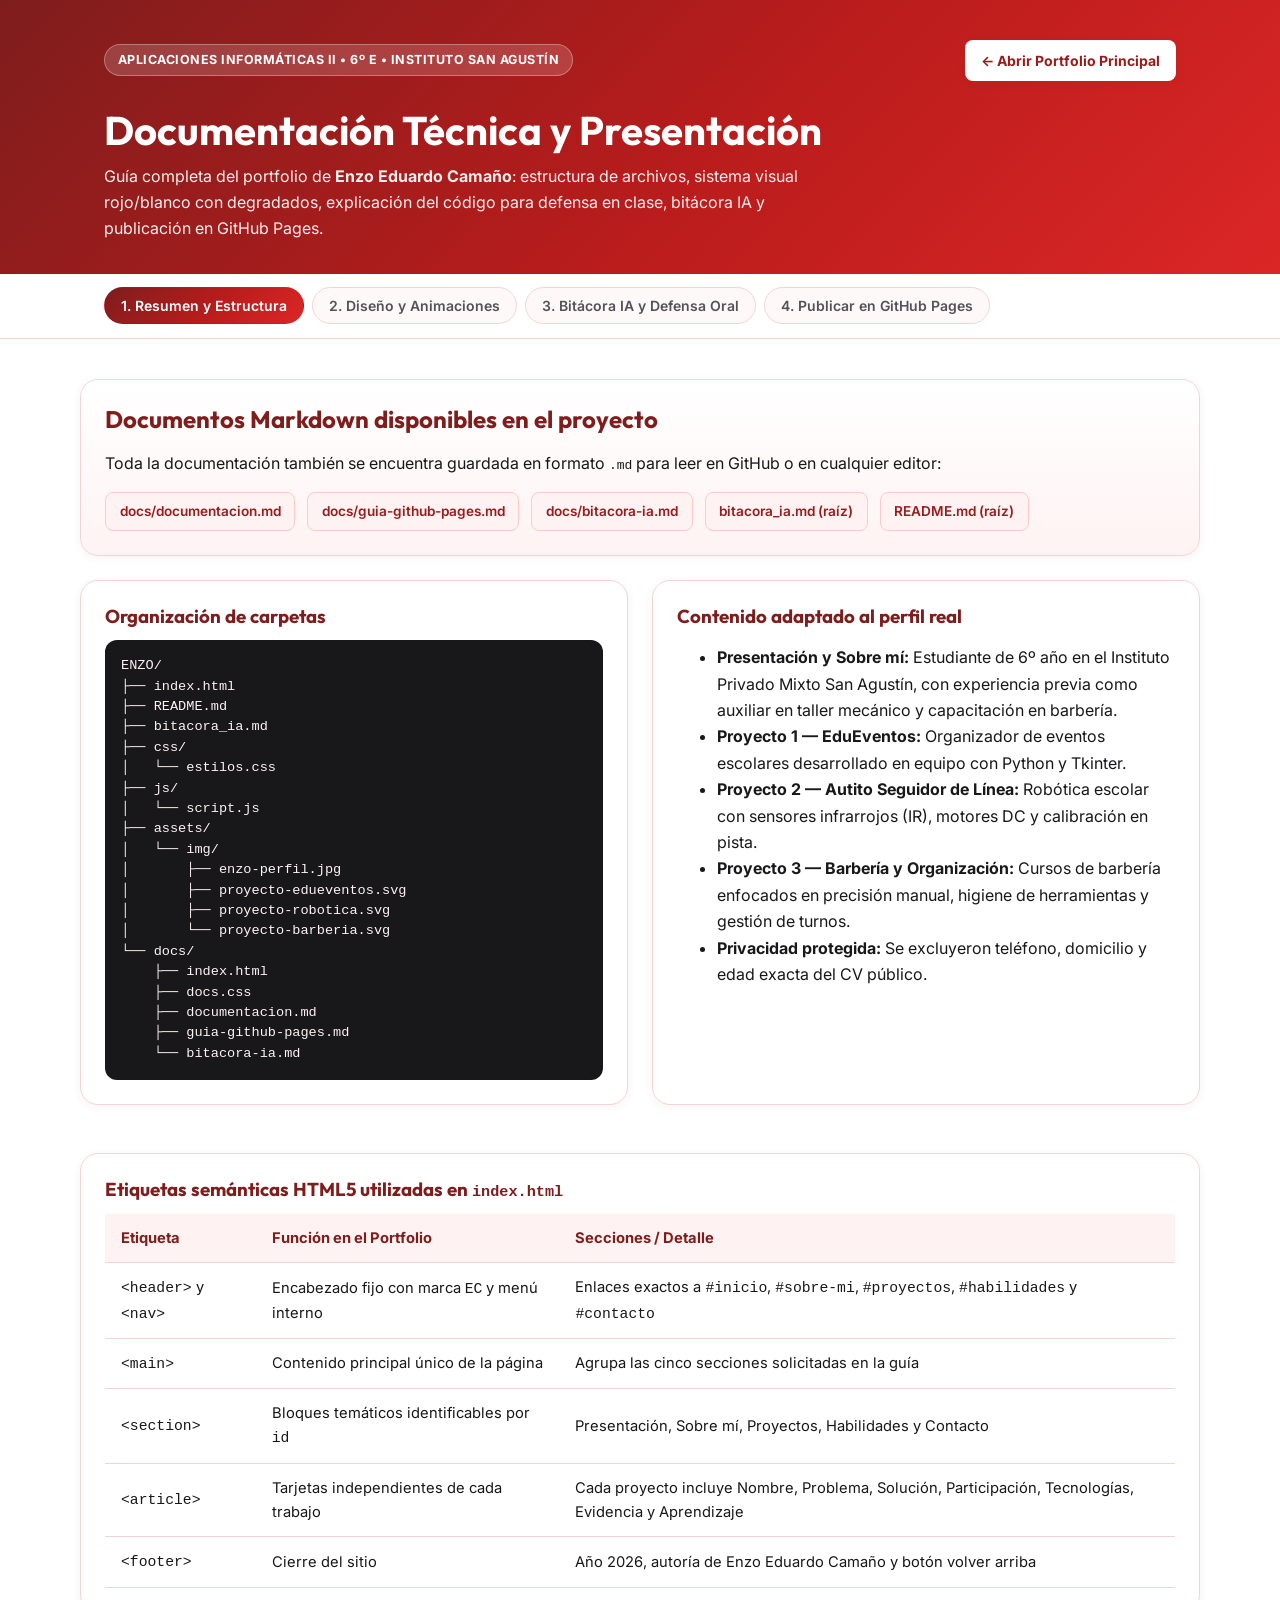
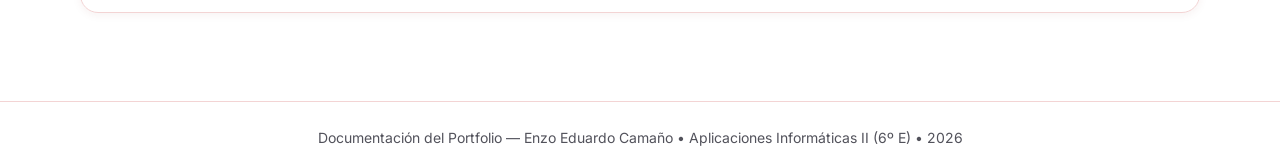
<file: docs/index.html>
<!DOCTYPE html>
<html lang="es">
<head>
  <meta charset="UTF-8">
  <meta name="viewport" content="width=device-width, initial-scale=1.0">
  <title>Documentación y Presentación — Portfolio Enzo Camaño</title>
  <link rel="icon" type="image/svg+xml" href="../assets/img/favicon.svg">
  <link rel="preconnect" href="https://fonts.googleapis.com">
  <link rel="preconnect" href="https://fonts.gstatic.com" crossorigin>
  <link href="https://fonts.googleapis.com/css2?family=Inter:wght@400;500;600;700&family=Outfit:wght@600;700;800&display=swap" rel="stylesheet">
  <link rel="stylesheet" href="docs.css">
</head>
<body>
  <header class="docs-header">
    <div class="container">
      <div class="docs-topbar">
        <span class="docs-kicker">Aplicaciones Informáticas II • 6º E • Instituto San Agustín</span>
        <a href="../index.html" class="back-btn">← Abrir Portfolio Principal</a>
      </div>
      <h1>Documentación Técnica y Presentación</h1>
      <p class="docs-lead">
        Guía completa del portfolio de <strong>Enzo Eduardo Camaño</strong>: estructura de archivos, sistema visual rojo/blanco con degradados, explicación del código para defensa en clase, bitácora IA y publicación en GitHub Pages.
      </p>
    </div>
  </header>

  <nav class="tabs-bar" aria-label="Secciones de la documentación">
    <div class="container tabs-inner" role="tablist">
      <button type="button" class="tab-btn active" role="tab" aria-selected="true" data-tab="resumen">1. Resumen y Estructura</button>
      <button type="button" class="tab-btn" role="tab" aria-selected="false" data-tab="diseno">2. Diseño y Animaciones</button>
      <button type="button" class="tab-btn" role="tab" aria-selected="false" data-tab="bitacora">3. Bitácora IA y Defensa Oral</button>
      <button type="button" class="tab-btn" role="tab" aria-selected="false" data-tab="github">4. Publicar en GitHub Pages</button>
    </div>
  </nav>

  <main class="container docs-main">
    <!-- TAB 1: RESUMEN Y ESTRUCTURA -->
    <section id="tab-resumen" class="tab-panel active" role="tabpanel">
      <div class="card card-soft">
        <h2>Documentos Markdown disponibles en el proyecto</h2>
        <p>Toda la documentación también se encuentra guardada en formato <code>.md</code> para leer en GitHub o en cualquier editor:</p>
        <div class="md-links">
          <a class="md-chip" href="documentacion.md" target="_blank" rel="noopener">docs/documentacion.md</a>
          <a class="md-chip" href="guia-github-pages.md" target="_blank" rel="noopener">docs/guia-github-pages.md</a>
          <a class="md-chip" href="bitacora-ia.md" target="_blank" rel="noopener">docs/bitacora-ia.md</a>
          <a class="md-chip" href="../bitacora_ia.md" target="_blank" rel="noopener">bitacora_ia.md (raíz)</a>
          <a class="md-chip" href="../README.md" target="_blank" rel="noopener">README.md (raíz)</a>
        </div>
      </div>

      <div class="grid-2">
        <div class="card">
          <h3>Organización de carpetas</h3>
          <pre class="code-block">ENZO/
├── index.html
├── README.md
├── bitacora_ia.md
├── css/
│   └── estilos.css
├── js/
│   └── script.js
├── assets/
│   └── img/
│       ├── enzo-perfil.jpg
│       ├── proyecto-edueventos.svg
│       ├── proyecto-robotica.svg
│       └── proyecto-barberia.svg
└── docs/
    ├── index.html
    ├── docs.css
    ├── documentacion.md
    ├── guia-github-pages.md
    └── bitacora-ia.md</pre>
        </div>

        <div class="card">
          <h3>Contenido adaptado al perfil real</h3>
          <ul>
            <li><strong>Presentación y Sobre mí:</strong> Estudiante de 6º año en el Instituto Privado Mixto San Agustín, con experiencia previa como auxiliar en taller mecánico y capacitación en barbería.</li>
            <li><strong>Proyecto 1 — EduEventos:</strong> Organizador de eventos escolares desarrollado en equipo con Python y Tkinter.</li>
            <li><strong>Proyecto 2 — Autito Seguidor de Línea:</strong> Robótica escolar con sensores infrarrojos (IR), motores DC y calibración en pista.</li>
            <li><strong>Proyecto 3 — Barbería y Organización:</strong> Cursos de barbería enfocados en precisión manual, higiene de herramientas y gestión de turnos.</li>
            <li><strong>Privacidad protegida:</strong> Se excluyeron teléfono, domicilio y edad exacta del CV público.</li>
          </ul>
        </div>
      </div>

      <div class="card">
        <h3>Etiquetas semánticas HTML5 utilizadas en <code>index.html</code></h3>
        <div class="table-wrap">
          <table>
            <thead>
              <tr>
                <th>Etiqueta</th>
                <th>Función en el Portfolio</th>
                <th>Secciones / Detalle</th>
              </tr>
            </thead>
            <tbody>
              <tr>
                <td><code>&lt;header&gt;</code> y <code>&lt;nav&gt;</code></td>
                <td>Encabezado fijo con marca <code>EC</code> y menú interno</td>
                <td>Enlaces exactos a <code>#inicio</code>, <code>#sobre-mi</code>, <code>#proyectos</code>, <code>#habilidades</code> y <code>#contacto</code></td>
              </tr>
              <tr>
                <td><code>&lt;main&gt;</code></td>
                <td>Contenido principal único de la página</td>
                <td>Agrupa las cinco secciones solicitadas en la guía</td>
              </tr>
              <tr>
                <td><code>&lt;section&gt;</code></td>
                <td>Bloques temáticos identificables por <code>id</code></td>
                <td>Presentación, Sobre mí, Proyectos, Habilidades y Contacto</td>
              </tr>
              <tr>
                <td><code>&lt;article&gt;</code></td>
                <td>Tarjetas independientes de cada trabajo</td>
                <td>Cada proyecto incluye Nombre, Problema, Solución, Participación, Tecnologías, Evidencia y Aprendizaje</td>
              </tr>
              <tr>
                <td><code>&lt;footer&gt;</code></td>
                <td>Cierre del sitio</td>
                <td>Año 2026, autoría de Enzo Eduardo Camaño y botón volver arriba</td>
              </tr>
            </tbody>
          </table>
        </div>
      </div>
    </section>

    <!-- TAB 2: DISEÑO Y ANIMACIONES -->
    <section id="tab-diseno" class="tab-panel" role="tabpanel">
      <div class="card">
        <h2>Paleta de Colores: Rojo Carmesí, Escarlata y Blanco con Degradados</h2>
        <p>Todas las tonalidades están centralizadas en variables <code>:root</code> dentro de <code>css/estilos.css</code> manteniendo alto contraste para lectura.</p>
        <div class="grid-3">
          <div class="swatch">
            <div class="swatch-color" style="background: linear-gradient(135deg, #7f1d1d 0%, #b91c1c 52%, #dc2626 100%);"></div>
            <div class="swatch-info">
              <strong>Degradado Principal</strong>
              <span>#7f1d1d → #b91c1c → #dc2626</span>
            </div>
          </div>
          <div class="swatch">
            <div class="swatch-color" style="background: linear-gradient(180deg, #ffffff 0%, #fff4f4 100%); border-bottom: 1px solid #f3d4d4;"></div>
            <div class="swatch-info">
              <strong>Degradado de Fondo</strong>
              <span>#ffffff → #fff4f4</span>
            </div>
          </div>
          <div class="swatch">
            <div class="swatch-color" style="background: #991b1b;"></div>
            <div class="swatch-info">
              <strong>Rojo Títulos / Acento</strong>
              <span>--red-800 (#991b1b)</span>
            </div>
          </div>
        </div>
      </div>

      <div class="grid-2">
        <div class="card">
          <h3>Animaciones implementadas (GPU 60 fps)</h3>
          <ul>
            <li><strong>Entrada escalonada del Hero:</strong> <code>@keyframes heroFadeUp</code> y <code>heroCardIn</code> con variable <code>--hero-delay</code>.</li>
            <li><strong>Aparición de bloques al scrollear:</strong> <code>IntersectionObserver</code> detecta cada <code>.reveal-block</code> y agrega <code>.is-visible</code>.</li>
            <li><strong>Barra superior de progreso:</strong> Escala horizontal (<code>transform: scaleX</code>) sincronizada con <code>requestAnimationFrame</code>.</li>
            <li><strong>Microinteracciones:</strong> Elevación suave en tarjetas, zoom sutil en ilustraciones y filtros interactivos de proyectos.</li>
            <li><strong>Accesibilidad:</strong> Respeta <code>prefers-reduced-motion: reduce</code> desactivando movimiento excesivo automáticamente.</li>
          </ul>
        </div>

        <div class="card">
          <h3>Cómo funciona el <code>IntersectionObserver</code></h3>
          <pre class="code-block">const revealObserver = new IntersectionObserver(
  (entries, observer) =&gt; {
    entries.forEach((entry) =&gt; {
      if (entry.isIntersecting) {
        entry.target.classList.add("is-visible");
        observer.unobserve(entry.target);
      }
    });
  },
  { threshold: 0.12 }
);</pre>
          <p style="margin-top: 0.75rem;">
            Además, JS agrega la clase <code>.js-ready</code> al <code>&lt;html&gt;</code>; si por alguna razón JS estuviera desactivado, todos los bloques permanecen visibles.
          </p>
        </div>
      </div>
    </section>

    <!-- TAB 3: BITÁCORA IA Y DEFENSA ORAL -->
    <section id="tab-bitacora" class="tab-panel" role="tabpanel">
      <div class="card card-soft">
        <h2>Registro de Uso de IA (Resumen de <code>bitacora_ia.md</code>)</h2>
        <div class="grid-2" style="margin-top: 1rem; margin-bottom: 0;">
          <div class="card" style="margin-bottom: 0;">
            <h3>Consulta 1 — Estructura HTML y Privacidad</h3>
            <p><strong>Objetivo:</strong> Armar la estructura semántica con proyectos reales (EduEventos en Tkinter, Autito seguidor de línea y cursos de barbería).</p>
            <p><strong>Decisión propia:</strong> Omitir teléfono y edad exacta del CV, y crear ilustraciones SVG reales en lugar de rutas rotas.</p>
          </div>
          <div class="card" style="margin-bottom: 0;">
            <h3>Consulta 2 — Paleta Roja/Blanca, Animaciones y Docs</h3>
            <p><strong>Objetivo:</strong> Aplicar diseño rojo y blanco con degradados, animaciones de entrada/bloques y documentación en <code>.md</code> + <code>.html</code>.</p>
            <p><strong>Decisión propia:</strong> Usar JavaScript nativo sin frameworks externos para poder explicar cada función fácilmente.</p>
          </div>
        </div>
      </div>

      <div class="card">
        <h3>Guía rápida para explicar el código al docente</h3>
        <div class="table-wrap">
          <table>
            <thead>
              <tr>
                <th>Si te preguntan...</th>
                <th>Qué responder y dónde mostrarlo</th>
              </tr>
            </thead>
            <tbody>
              <tr>
                <td>¿Dónde están los colores y degradados?</td>
                <td>En <code>css/estilos.css</code> dentro de <code>:root</code> (<code>--red-900</code> a <code>--red-50</code> y <code>--gradient-brand</code>).</td>
              </tr>
              <tr>
                <td>¿Cómo hiciste las animaciones de los bloques?</td>
                <td>Con <code>.reveal-block</code> en CSS y <code>IntersectionObserver</code> en <code>js/script.js</code> que agrega <code>.is-visible</code> al aparecer en pantalla.</td>
              </tr>
              <tr>
                <td>¿Por qué EduEventos no corre en vivo en el sitio?</td>
                <td>Porque GitHub Pages aloja sitios estáticos (HTML/CSS/JS) y no ejecuta Python; por eso se documenta y muestra con su maqueta visual.</td>
              </tr>
              <tr>
                <td>¿Cómo protegiste tus datos personales?</td>
                <td>No se publicó teléfono ni dirección particular; solo correo, ciudad general y disponibilidad horaria.</td>
              </tr>
            </tbody>
          </table>
        </div>
      </div>
    </section>

    <!-- TAB 4: PUBLICAR EN GITHUB PAGES -->
    <section id="tab-github" class="tab-panel" role="tabpanel">
      <div class="grid-2">
        <div class="card">
          <h2>Pasos para publicar en GitHub Pages</h2>
          <ol>
            <li>Creá un repositorio público llamado exactamente <code>tuusuario.github.io</code>.</li>
            <li>Subí los archivos manteniendo <code>index.html</code> en la raíz junto a <code>css/</code>, <code>js/</code>, <code>assets/</code>, <code>docs/</code>, <code>README.md</code> y <code>bitacora_ia.md</code>.</li>
            <li>No subas la carpeta <code>MATERIAL/</code> si contiene tu CV PDF con número de teléfono privado.</li>
            <li>Abrí <strong>Settings → Pages</strong> en GitHub.</li>
            <li>En <strong>Source</strong> elegí <em>Deploy from a branch</em>, seleccioná <code>main</code> y <code>/(root)</code>, y tocá <strong>Save</strong>.</li>
            <li>Esperá unos minutos y abrí <code>https://tuusuario.github.io</code>.</li>
          </ol>
        </div>

        <div class="card">
          <h2>Checklist Interactivo de Entrega</h2>
          <span class="progress-pill" id="checklist-status">0 de 7 completados</span>
          <ul class="checklist" id="delivery-checklist">
            <li><label><input type="checkbox" data-check="0"> <span><code>index.html</code> ubicado en la raíz del repositorio</span></label></li>
            <li><label><input type="checkbox" data-check="1"> <span>Menú interno funciona y coincide con cada <code>id</code></span></label></li>
            <li><label><input type="checkbox" data-check="2"> <span>Las 4 imágenes SVG cargan sin errores</span></label></li>
            <li><label><input type="checkbox" data-check="3"> <span>Probado en ventana angosta / celular sin desbordes</span></label></li>
            <li><label><input type="checkbox" data-check="4"> <span><code>bitacora_ia.md</code> completa con al menos 2 consultas</span></label></li>
            <li><label><input type="checkbox" data-check="5"> <span>GitHub Pages activado en rama <code>main</code> / <code>(root)</code></span></label></li>
            <li><label><input type="checkbox" data-check="6"> <span>Capturas de escritorio, móvil y enlace público listos</span></label></li>
          </ul>
        </div>
      </div>
    </section>
  </main>

  <footer class="docs-footer">
    <div class="container">
      Documentación del Portfolio — Enzo Eduardo Camaño • Aplicaciones Informáticas II (6º E) • 2026
    </div>
  </footer>

  <script>
    (function () {
      const tabButtons = Array.from(document.querySelectorAll(".tab-btn"));
      const panels = {
        resumen: document.getElementById("tab-resumen"),
        diseno: document.getElementById("tab-diseno"),
        bitacora: document.getElementById("tab-bitacora"),
        github: document.getElementById("tab-github")
      };

      tabButtons.forEach((btn) => {
        btn.addEventListener("click", () => {
          const target = btn.dataset.tab;
          tabButtons.forEach((b) => {
            b.classList.remove("active");
            b.setAttribute("aria-selected", "false");
          });
          btn.classList.add("active");
          btn.setAttribute("aria-selected", "true");

          Object.entries(panels).forEach(([key, panel]) => {
            if (panel) panel.classList.toggle("active", key === target);
          });
        });
      });

      const checkboxes = Array.from(document.querySelectorAll('#delivery-checklist input[type="checkbox"]'));
      const statusPill = document.getElementById("checklist-status");
      const storageKey = "enzo-portfolio-checklist-v1";

      function saveAndRenderChecklist() {
        const state = checkboxes.map((cb) => cb.checked);
        try {
          localStorage.setItem(storageKey, JSON.stringify(state));
        } catch (_e) {}
        const done = state.filter(Boolean).length;
        if (statusPill) {
          statusPill.textContent = `${done} de ${checkboxes.length} completados`;
        }
      }

      try {
        const saved = JSON.parse(localStorage.getItem(storageKey) || "[]");
        checkboxes.forEach((cb, index) => {
          cb.checked = Boolean(saved[index]);
        });
      } catch (_e) {}

      checkboxes.forEach((cb) => cb.addEventListener("change", saveAndRenderChecklist));
      saveAndRenderChecklist();
    })();
  </script>
</body>
</html>
</file>
<file: docs/docs.css>
/* ==========================================================================
   ESTILOS DE DOCUMENTACIÓN Y PRESENTACIÓN — PORTFOLIO ENZO CAMAÑO
   Coherente con la identidad rojo carmesí y blanco con degradados
   ========================================================================== */

:root {
  --red-900: #7f1d1d;
  --red-800: #991b1b;
  --red-700: #b91c1c;
  --red-600: #dc2626;
  --red-200: #fecaca;
  --red-100: #fee2e2;
  --red-50: #fef2f2;
  --bg: #ffffff;
  --surface: #fff8f8;
  --ink: #18181b;
  --ink-muted: #52525b;
  --border: #f3d4d4;
  --gradient-brand: linear-gradient(135deg, #7f1d1d 0%, #b91c1c 55%, #dc2626 100%);
  --gradient-soft: linear-gradient(180deg, #ffffff 0%, #fff3f3 100%);
  --radius-md: 0.75rem;
  --radius-lg: 1.125rem;
  --shadow-sm: 0 2px 10px rgba(127, 29, 29, 0.06);
  --shadow-md: 0 12px 28px -8px rgba(127, 29, 29, 0.14);
}

*,
*::before,
*::after {
  box-sizing: border-box;
}

body {
  margin: 0;
  font-family: "Inter", system-ui, -apple-system, "Segoe UI", Roboto, sans-serif;
  color: var(--ink);
  background: var(--bg);
  line-height: 1.65;
}

h1, h2, h3, h4 {
  font-family: "Outfit", system-ui, -apple-system, "Segoe UI", Roboto, sans-serif;
  margin-top: 0;
  line-height: 1.25;
}

a {
  color: var(--red-700);
  text-decoration: none;
}

a:hover {
  text-decoration: underline;
}

a:focus-visible,
button:focus-visible,
input:focus-visible {
  outline: 2px solid var(--red-600);
  outline-offset: 2px;
}

.container {
  width: 100%;
  max-width: 70rem;
  margin: 0 auto;
  padding: 0 1.5rem;
}

/* Header de presentación */
.docs-header {
  background: var(--gradient-brand);
  color: #ffffff;
  padding: 2.5rem 0 2rem;
  box-shadow: var(--shadow-md);
}

.docs-topbar {
  display: flex;
  flex-wrap: wrap;
  justify-content: space-between;
  align-items: center;
  gap: 1rem;
  margin-bottom: 1.5rem;
}

.docs-kicker {
  display: inline-block;
  padding: 0.3rem 0.8rem;
  border-radius: 9999px;
  background: rgba(255, 255, 255, 0.16);
  border: 1px solid rgba(255, 255, 255, 0.3);
  font-size: 0.78rem;
  font-weight: 700;
  letter-spacing: 0.04em;
  text-transform: uppercase;
}

.back-btn {
  display: inline-flex;
  align-items: center;
  gap: 0.4rem;
  padding: 0.55rem 1rem;
  background: #ffffff;
  color: var(--red-800);
  font-weight: 700;
  font-size: 0.875rem;
  border-radius: 0.5rem;
  box-shadow: var(--shadow-sm);
  transition: transform 0.2s ease;
}

.back-btn:hover {
  text-decoration: none;
  transform: translate3d(0, -2px, 0);
}

.docs-header h1 {
  color: #ffffff;
  font-size: clamp(1.75rem, 3.6vw, 2.5rem);
  margin-bottom: 0.5rem;
}

.docs-lead {
  margin: 0;
  max-width: 46rem;
  color: rgba(255, 255, 255, 0.92);
}

/* Barra de pestañas interactivas */
.tabs-bar {
  position: sticky;
  top: 0;
  z-index: 50;
  background: rgba(255, 255, 255, 0.96);
  backdrop-filter: blur(8px);
  border-bottom: 1px solid var(--border);
}

.tabs-inner {
  display: flex;
  flex-wrap: wrap;
  gap: 0.5rem;
  padding: 0.85rem 1.5rem;
}

.tab-btn {
  padding: 0.55rem 1rem;
  font-family: inherit;
  font-size: 0.875rem;
  font-weight: 600;
  color: var(--ink-muted);
  background: var(--surface);
  border: 1px solid var(--border);
  border-radius: 9999px;
  cursor: pointer;
  transition: background-color 0.2s ease, color 0.2s ease, transform 0.2s ease;
}

.tab-btn:hover {
  color: var(--red-700);
  transform: translate3d(0, -1px, 0);
}

.tab-btn.active {
  background: var(--gradient-brand);
  color: #ffffff;
  border-color: transparent;
}

/* Contenido principal */
.docs-main {
  padding: 2.5rem 0 4rem;
}

.tab-panel {
  display: none;
  animation: fadeSlide 0.35s ease both;
}

.tab-panel.active {
  display: block;
}

@keyframes fadeSlide {
  from {
    opacity: 0;
    transform: translate3d(0, 12px, 0);
  }
  to {
    opacity: 1;
    transform: translate3d(0, 0, 0);
  }
}

.grid-2 {
  display: grid;
  grid-template-columns: repeat(2, minmax(0, 1fr));
  gap: 1.5rem;
  margin-bottom: 1.5rem;
}

.grid-3 {
  display: grid;
  grid-template-columns: repeat(3, minmax(0, 1fr));
  gap: 1.25rem;
  margin-bottom: 1.5rem;
}

.card {
  padding: 1.5rem;
  background: #ffffff;
  border: 1px solid var(--border);
  border-radius: var(--radius-lg);
  box-shadow: var(--shadow-sm);
  margin-bottom: 1.5rem;
}

.card-soft {
  background: var(--gradient-soft);
}

.card h2, .card h3 {
  color: var(--red-900);
  margin-bottom: 0.75rem;
}

.code-block {
  margin: 0.75rem 0 0;
  padding: 1rem;
  background: #18181b;
  color: #fef2f2;
  border-radius: var(--radius-md);
  font-family: ui-monospace, SFMono-Regular, Menlo, Monaco, Consolas, monospace;
  font-size: 0.85rem;
  overflow-x: auto;
  line-height: 1.5;
}

/* Muestras de paleta */
.swatch {
  border: 1px solid var(--border);
  border-radius: var(--radius-md);
  overflow: hidden;
  background: #ffffff;
}

.swatch-color {
  height: 4.5rem;
}

.swatch-info {
  padding: 0.75rem 1rem;
}

.swatch-info strong {
  display: block;
  font-size: 0.9rem;
}

.swatch-info span {
  font-size: 0.8rem;
  color: var(--ink-muted);
}

/* Tablas */
.table-wrap {
  overflow-x: auto;
}

table {
  width: 100%;
  border-collapse: collapse;
  font-size: 0.92rem;
}

th, td {
  text-align: left;
  padding: 0.75rem 1rem;
  border-bottom: 1px solid var(--border);
}

th {
  background: var(--red-50);
  color: var(--red-900);
  font-weight: 700;
}

/* Enlaces a archivos .md */
.md-links {
  display: flex;
  flex-wrap: wrap;
  gap: 0.75rem;
}

.md-chip {
  display: inline-flex;
  align-items: center;
  padding: 0.45rem 0.85rem;
  background: var(--red-50);
  border: 1px solid var(--red-200);
  border-radius: 0.5rem;
  color: var(--red-800);
  font-weight: 600;
  font-size: 0.85rem;
}

.md-chip:hover {
  background: var(--red-100);
  text-decoration: none;
}

/* Checklist interactivo */
.checklist {
  list-style: none;
  padding: 0;
  margin: 0;
  display: grid;
  gap: 0.65rem;
}

.checklist label {
  display: flex;
  align-items: flex-start;
  gap: 0.75rem;
  padding: 0.75rem 1rem;
  background: var(--surface);
  border: 1px solid var(--border);
  border-radius: var(--radius-md);
  cursor: pointer;
}

.checklist input[type="checkbox"] {
  width: 1.15rem;
  height: 1.15rem;
  margin-top: 0.2rem;
  accent-color: var(--red-700);
}

.progress-pill {
  display: inline-block;
  padding: 0.3rem 0.75rem;
  background: var(--red-50);
  border: 1px solid var(--red-200);
  border-radius: 9999px;
  color: var(--red-800);
  font-weight: 700;
  font-size: 0.85rem;
  margin-bottom: 1rem;
}

.docs-footer {
  padding: 1.5rem 0;
  border-top: 1px solid var(--border);
  text-align: center;
  font-size: 0.875rem;
  color: var(--ink-muted);
}

@media (max-width: 820px) {
  .grid-2,
  .grid-3 {
    grid-template-columns: 1fr;
  }
}

@media (prefers-reduced-motion: reduce) {
  .tab-panel {
    animation: none;
  }
}
</file>
